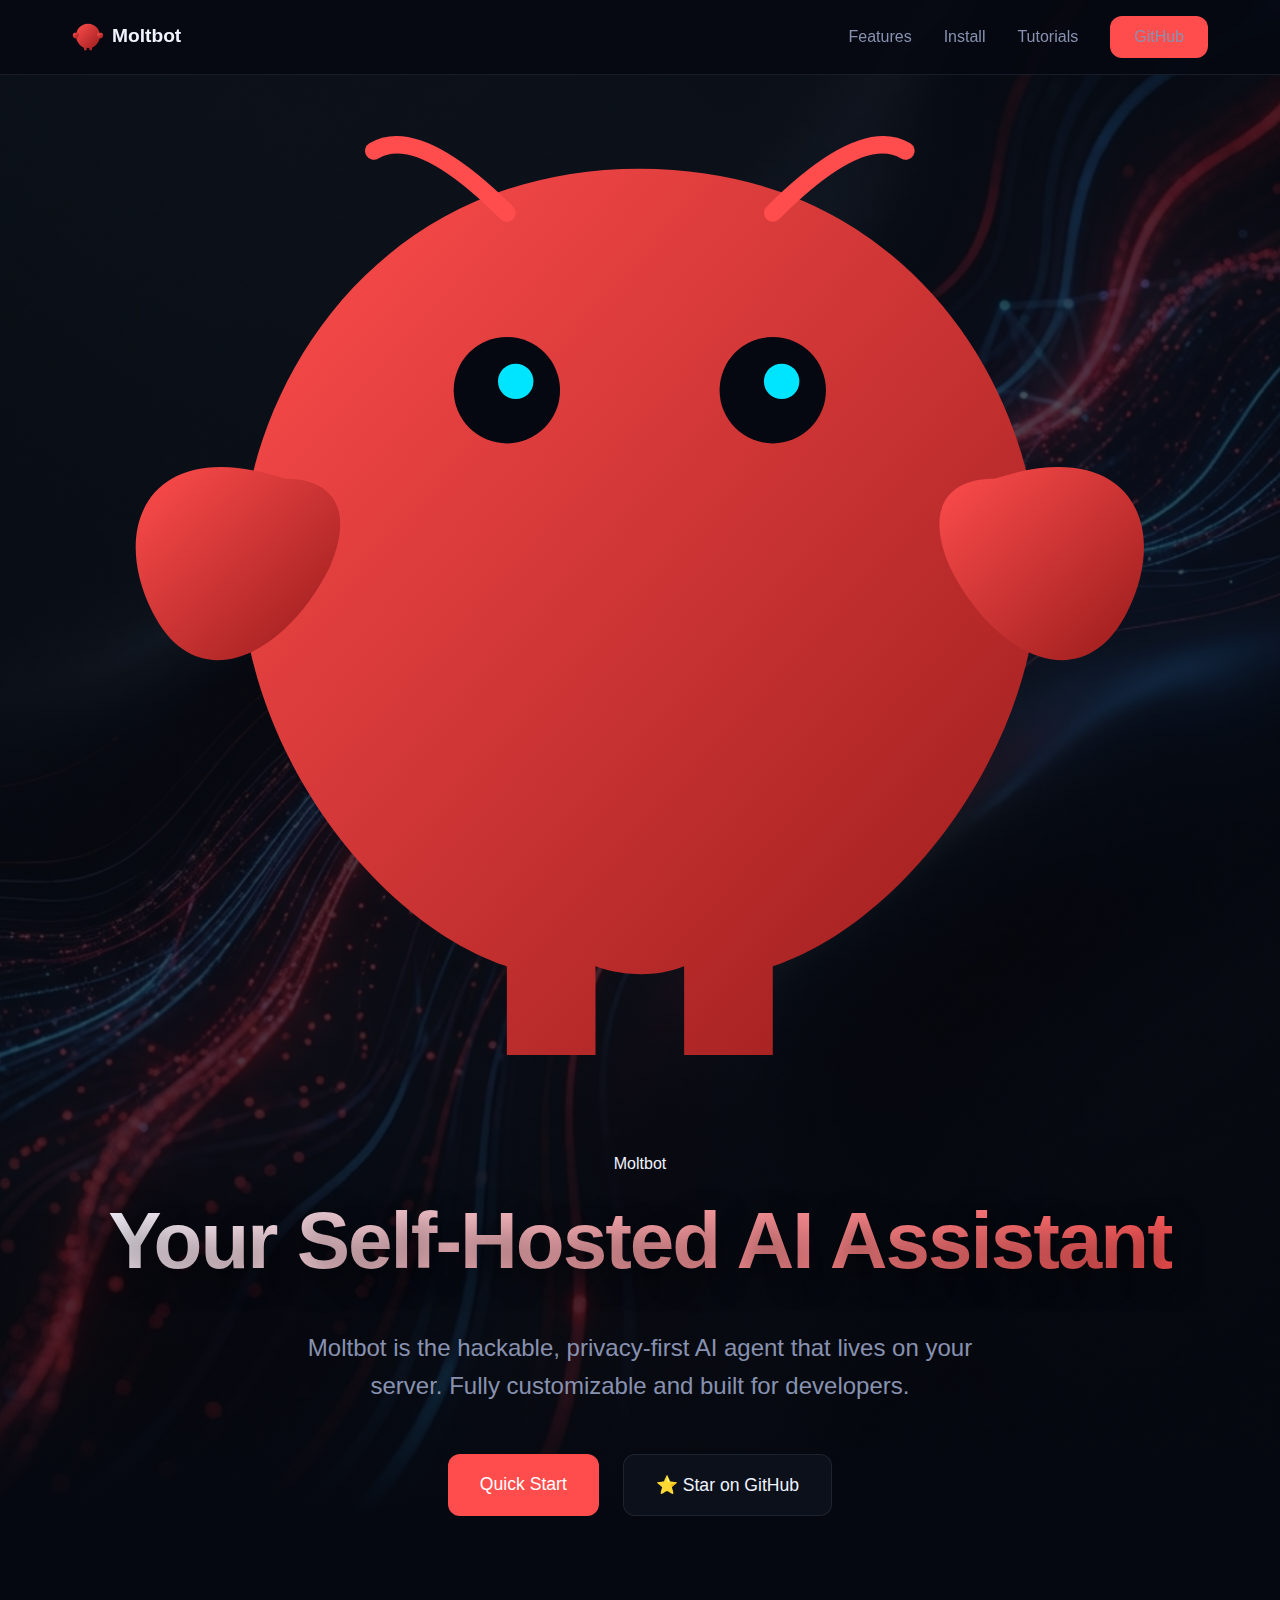
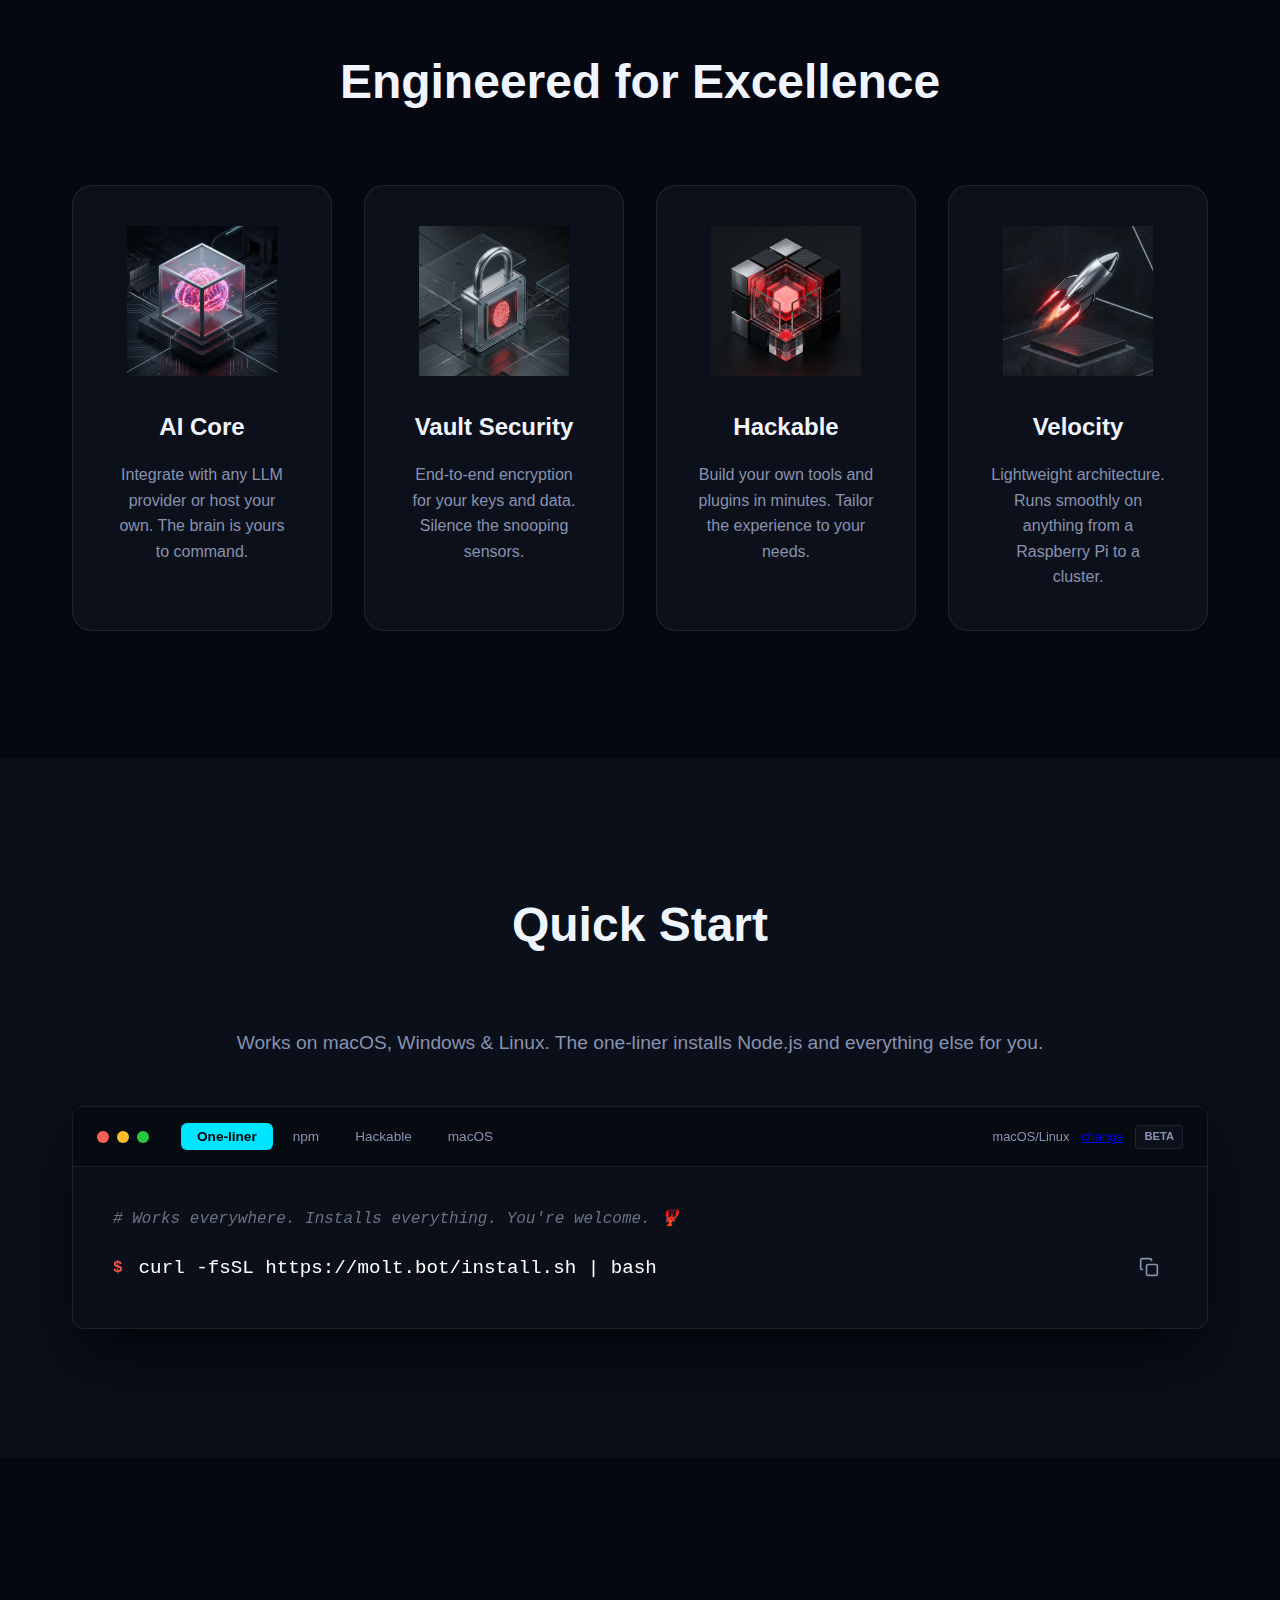
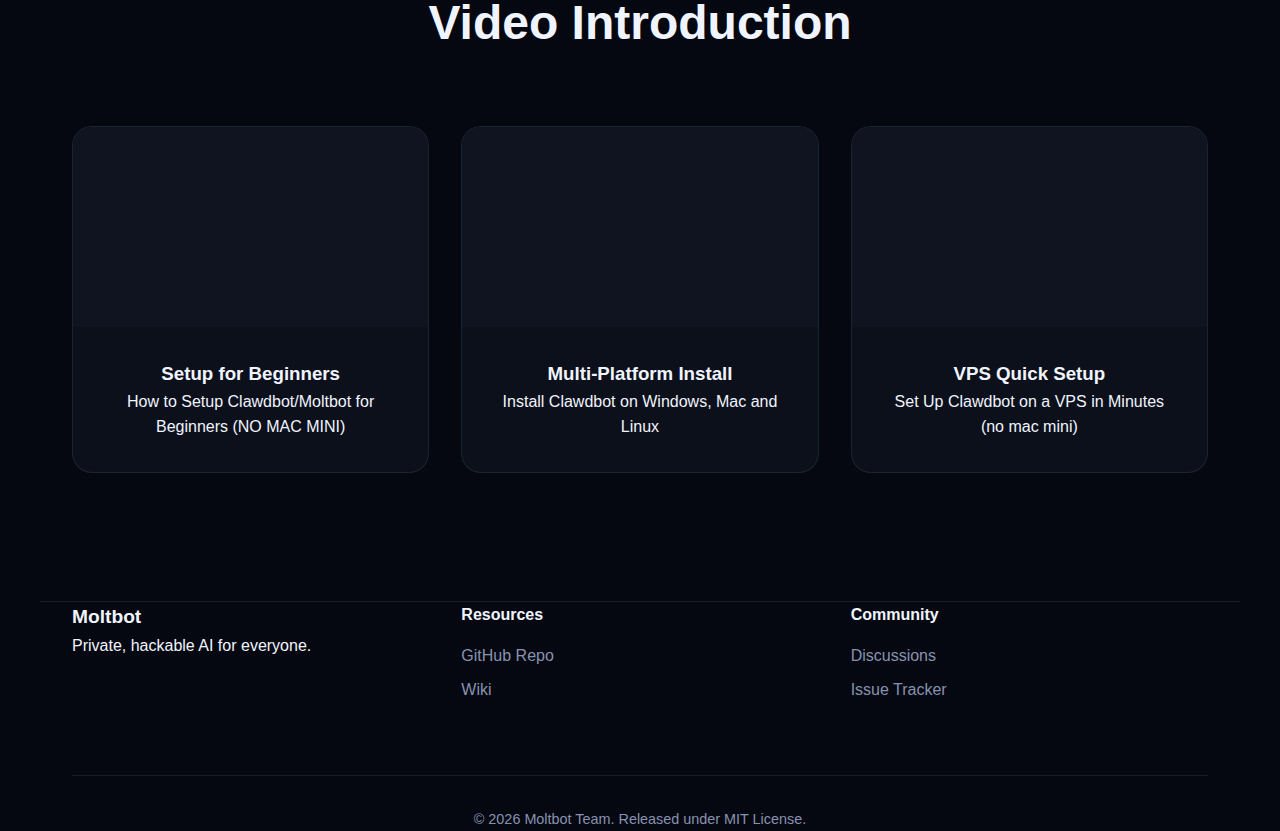
<file: index.html>
<!DOCTYPE html>
<html lang="en">
<head>
    <meta charset="UTF-8">
    <meta name="viewport" content="width=device-width, initial-scale=1.0">
    <title>Moltbot - Your Self-Hosted AI Assistant</title>
    <meta name="description" content="Moltbot is a powerful, privacy-first, self-hosted AI assistant with an extensible plugin system. Get started in minutes.">
    
    <!-- Open Graph -->
    <meta property="og:type" content="website">
    <meta property="og:title" content="Moltbot - Your Self-Hosted AI Assistant">
    <meta property="og:description" content="Moltbot - Privacy-first AI assistant with powerful plugins. Self-hosted and fully customizable.">
    <meta property="og:image" content="images/mascot.png">
    
    <link rel="stylesheet" href="style.css">
</head>
<body>
    <!-- Navigation -->
    <header>
        <div class="container">
            <nav>
                <a href="#" class="logo" style="display: flex; align-items: center; gap: 0.5rem;">
                    <svg viewBox="0 0 120 120" fill="none" xmlns="http://www.w3.org/2000/svg" style="width: 32px; height: 32px;">
                        <path d="M60 10 C30 10 15 35 15 55 C15 75 30 95 45 100 L45 110 L55 110 L55 100 C55 100 60 102 65 100 L65 110 L75 110 L75 100 C90 95 105 75 105 55 C105 35 90 10 60 10Z" fill="url(#lobster-gradient)"></path>
                        <path d="M20 45 C5 40 0 50 5 60 C10 70 20 65 25 55 C28 48 25 45 20 45Z" fill="url(#lobster-gradient)"></path>
                        <path d="M100 45 C115 40 120 50 115 60 C110 70 100 65 95 55 C92 48 95 45 100 45Z" fill="url(#lobster-gradient)"></path>
                        <defs>
                            <linearGradient id="lobster-gradient" x1="0%" y1="0%" x2="100%" y2="100%">
                                <stop offset="0%" stop-color="#ff4d4d"></stop>
                                <stop offset="100%" stop-color="#991b1b"></stop>
                            </linearGradient>
                        </defs>
                    </svg>
                    Moltbot
                </a>
                <div class="nav-links">
                    <a href="#features">Features</a>
                    <a href="#install">Install</a>
                    <a href="#tutorials">Tutorials</a>
                    <a href="https://github.com/moltbot/moltbot" class="btn btn-primary" style="padding: 0.5rem 1.5rem;">GitHub</a>
                </div>
            </nav>
        </div>
    </header>

    <!-- Hero Section -->
    <section class="hero" style="background-image: linear-gradient(rgba(5, 8, 16, 0.7), rgba(5, 8, 16, 0.7)), url('images/hero_bg.png'); background-size: cover; background-position: center;">
        <div class="container">
            <div class="hero-content">
                <div class="hero-brand-group">
                    <svg viewBox="0 0 120 120" fill="none" xmlns="http://www.w3.org/2000/svg" class="hero-mascot-svg">
                        <path d="M60 10 C30 10 15 35 15 55 C15 75 30 95 45 100 L45 110 L55 110 L55 100 C55 100 60 102 65 100 L65 110 L75 110 L75 100 C90 95 105 75 105 55 C105 35 90 10 60 10Z" fill="url(#hero-lobster-gradient)" class="claw-body"></path>
                        <path d="M20 45 C5 40 0 50 5 60 C10 70 20 65 25 55 C28 48 25 45 20 45Z" fill="url(#hero-lobster-gradient)" class="claw-left"></path>
                        <path d="M100 45 C115 40 120 50 115 60 C110 70 100 65 95 55 C92 48 95 45 100 45Z" fill="url(#hero-lobster-gradient)" class="claw-right"></path>
                        <path d="M45 15 Q35 5 30 8" stroke="#ff4d4d" stroke-width="2" stroke-linecap="round" class="antenna"></path>
                        <path d="M75 15 Q85 5 90 8" stroke="#ff4d4d" stroke-width="2" stroke-linecap="round" class="antenna"></path>
                        <circle cx="45" cy="35" r="6" fill="#050810" class="eye"></circle>
                        <circle cx="75" cy="35" r="6" fill="#050810" class="eye"></circle>
                        <circle cx="46" cy="34" r="2" fill="#00e5ff" class="eye-glow"></circle>
                        <circle cx="76" cy="34" r="2" fill="#00e5ff" class="eye-glow"></circle>
                        <defs>
                            <linearGradient id="hero-lobster-gradient" x1="0%" y1="0%" x2="100%" y2="100%">
                                <stop offset="0%" stop-color="#ff4d4d"></stop>
                                <stop offset="100%" stop-color="#991b1b"></stop>
                            </linearGradient>
                        </defs>
                    </svg>
                    <span class="hero-brand-name">Moltbot</span>
                </div>
                <h1 class="glitch" data-text="Your Self-Hosted AI Assistant">Your Self-Hosted AI Assistant</h1>
                <p class="hero-subtitle">Moltbot is the hackable, privacy-first AI agent that lives on your server. Fully customizable and built for developers.</p>
                <div class="hero-cta">
                    <a href="#install" class="btn btn-primary btn-large">Quick Start</a>
                    <a href="https://github.com/moltbot/moltbot" class="btn btn-secondary btn-large">⭐ Star on GitHub</a>
                </div>
            </div>
        </div>
    </section>

    <!-- Features Section -->
    <section id="features" class="features">
        <div class="container">
            <h2 class="section-title">Engineered for Excellence</h2>
            <div class="feature-grid">
                <div class="feature-card">
                    <div class="feature-img-container"><img src="images/ai_core.png" alt="AI Core" class="feature-icon-img"></div>
                    <h3>AI Core</h3>
                    <p>Integrate with any LLM provider or host your own. The brain is yours to command.</p>
                </div>
                <div class="feature-card">
                    <div class="feature-img-container"><img src="images/security.png" alt="Vault Security" class="feature-icon-img"></div>
                    <h3>Vault Security</h3>
                    <p>End-to-end encryption for your keys and data. Silence the snooping sensors.</p>
                </div>
                <div class="feature-card">
                    <div class="feature-img-container"><img src="images/hackable.png" alt="Hackable" class="feature-icon-img"></div>
                    <h3>Hackable</h3>
                    <p>Build your own tools and plugins in minutes. Tailor the experience to your needs.</p>
                </div>
                <div class="feature-card">
                    <div class="feature-img-container"><img src="images/velocity.png" alt="Velocity" class="feature-icon-img"></div>
                    <h3>Velocity</h3>
                    <p>Lightweight architecture. Runs smoothly on anything from a Raspberry Pi to a cluster.</p>
                </div>
            </div>
        </div>
    </section>

    <!-- Quick Start Section -->
    <section id="install" class="installation">
        <div class="container">
            <h2 class="section-title">Quick Start</h2>
            <p class="section-subtitle">Works on macOS, Windows & Linux. The one-liner installs Node.js and everything else for you.</p>
            
            <div class="terminal-window glass">
                <div class="terminal-header">
                    <div class="terminal-dots">
                        <span class="dot red"></span>
                        <span class="dot yellow"></span>
                        <span class="dot green"></span>
                    </div>
                    <div class="terminal-tabs">
                        <button class="terminal-tab active" data-tab="one-liner">One-liner</button>
                        <button class="terminal-tab" data-tab="npm">npm</button>
                        <button class="terminal-tab" data-tab="hackable">Hackable</button>
                        <button class="terminal-tab" data-tab="macos">macOS</button>
                    </div>
                    <div class="terminal-meta">
                        <span>macOS/Linux</span>
                        <a href="#" class="terminal-change">change</a>
                        <span class="beta-badge">BETA</span>
                    </div>
                </div>
                <div class="terminal-body" id="tab-one-liner">
                    <div class="terminal-content">
                        <span class="comment"># Works everywhere. Installs everything. You're welcome. 🦞</span>
                        <div class="command-line">
                            <span class="prompt">$</span>
                            <code id="terminal-cmd">curl -fsSL https://molt.bot/install.sh | bash</code>
                            <button class="terminal-copy" onclick="copyToClipboard('terminal-cmd')">
                                <svg width="20" height="20" viewBox="0 0 24 24" fill="none" stroke="currentColor" stroke-width="2"><rect x="9" y="9" width="13" height="13" rx="2" ry="2"></rect><path d="M5 15H4a2 2 0 0 1-2-2V4a2 2 0 0 1 2-2h9a2 2 0 0 1 2 2v1"></path></svg>
                            </button>
                        </div>
                    </div>
                </div>
                <div class="terminal-body hidden" id="tab-npm">
                    <div class="terminal-content">
                        <span class="comment"># Install Moltbot</span>
                        <div class="command-line">
                            <span class="prompt">$</span>
                            <code id="terminal-cmd-npm">npm i -g clawdbot</code>
                            <button class="terminal-copy" onclick="copyToClipboard('terminal-cmd-npm')">
                                <svg width="20" height="20" viewBox="0 0 24 24" fill="none" stroke="currentColor" stroke-width="2"><rect x="9" y="9" width="13" height="13" rx="2" ry="2"></rect><path d="M5 15H4a2 2 0 0 1-2-2V4a2 2 0 0 1 2-2h9a2 2 0 0 1 2 2v1"></path></svg>
                            </button>
                        </div>
                        <span class="comment" style="margin-top: 1.5rem;"># Meet your lobster</span>
                        <div class="command-line">
                            <span class="prompt">$</span>
                            <code id="terminal-cmd-npm-start">clawdbot onboard</code>
                            <button class="terminal-copy" onclick="copyToClipboard('terminal-cmd-npm-start')">
                                <svg width="20" height="20" viewBox="0 0 24 24" fill="none" stroke="currentColor" stroke-width="2"><rect x="9" y="9" width="13" height="13" rx="2" ry="2"></rect><path d="M5 15H4a2 2 0 0 1-2-2V4a2 2 0 0 1 2-2h9a2 2 0 0 1 2 2v1"></path></svg>
                            </button>
                        </div>
                    </div>
                </div>
                <div class="terminal-body hidden" id="tab-hackable">
                    <div class="terminal-content">
                        <span class="comment"># For those who read source code for fun</span>
                        <div class="command-line">
                            <span class="prompt">$</span>
                            <code id="terminal-cmd-git">curl -fsSL https://molt.bot/install.sh | bash -s -- --install-method git</code>
                            <button class="terminal-copy" onclick="copyToClipboard('terminal-cmd-git')">
                                <svg width="20" height="20" viewBox="0 0 24 24" fill="none" stroke="currentColor" stroke-width="2"><rect x="9" y="9" width="13" height="13" rx="2" ry="2"></rect><path d="M5 15H4a2 2 0 0 1-2-2V4a2 2 0 0 1 2-2h9a2 2 0 0 1 2 2v1"></path></svg>
                            </button>
                        </div>
                    </div>
                </div>
                <div class="terminal-body hidden" id="tab-macos">
                    <div class="terminal-content" style="display: flex; flex-direction: column; align-items: center; text-align: center; padding: 2rem 0;">
                        <h3 style="color: #fff; margin-bottom: 1rem;">Companion App (Beta)</h3>
                        <p style="color: var(--text-muted); margin-bottom: 2rem; max-width: 400px;">Menubar access to your lobster. Works great alongside the CLI.</p>
                        <a href="https://github.com/moltbot/moltbot/releases/tag/v2026.1.24" class="btn btn-primary" style="display: flex; align-items: center; gap: 0.5rem; padding: 1rem 2rem;">
                            <svg width="20" height="20" viewBox="0 0 24 24" fill="none" stroke="currentColor" stroke-width="2"><path d="M21 15v4a2 2 0 0 1-2 2H5a2 2 0 0 1-2-2v4M7 10l5 5 5-5M12 15V3"/></svg>
                            Download for macOS
                        </a>
                        <p style="color: #444; margin-top: 1.5rem; font-size: 0.8rem;">Requires macOS 14+ · Universal Binary</p>
                    </div>
                </div>
            </div>
        </div>
    </section>

    <!-- Video Tutorials Section -->
    <section id="tutorials" class="tutorials">
        <div class="container">
            <h2 class="section-title">Video Introduction</h2>
            <div class="video-grid">
                <div class="video-card">
                    <div class="video-placeholder glass">
                        <iframe width="100%" height="100%" src="https://www.youtube.com/embed/NhJxxv3f7lI" title="How to Setup Clawdbot/Moltbot for Beginners (NO MAC MINI)" frameborder="0" allow="accelerometer; autoplay; clipboard-write; encrypted-media; gyroscope; picture-in-picture; web-share" allowfullscreen style="border-radius: 20px;"></iframe>
                    </div>
                    <div class="video-info">
                        <h3>Setup for Beginners</h3>
                        <p>How to Setup Clawdbot/Moltbot for Beginners (NO MAC MINI)</p>
                    </div>
                </div>
                <div class="video-card">
                    <div class="video-placeholder glass">
                        <iframe width="100%" height="100%" src="https://www.youtube.com/embed/JellpMl8sEs" title="Install Clawdbot on Windows, Mac and Linux" frameborder="0" allow="accelerometer; autoplay; clipboard-write; encrypted-media; gyroscope; picture-in-picture; web-share" allowfullscreen style="border-radius: 20px;"></iframe>
                    </div>
                    <div class="video-info">
                        <h3>Multi-Platform Install</h3>
                        <p>Install Clawdbot on Windows, Mac and Linux</p>
                    </div>
                </div>
                <div class="video-card">
                    <div class="video-placeholder glass">
                        <iframe width="100%" height="100%" src="https://www.youtube.com/embed/BhjK2Gr0Ryc" title="Set Up Clawdbot on a VPS in Minutes (no mac mini)" frameborder="0" allow="accelerometer; autoplay; clipboard-write; encrypted-media; gyroscope; picture-in-picture; web-share" allowfullscreen style="border-radius: 20px;"></iframe>
                    </div>
                    <div class="video-info">
                        <h3>VPS Quick Setup</h3>
                        <p>Set Up Clawdbot on a VPS in Minutes (no mac mini)</p>
                    </div>
                </div>
            </div>
        </div>
    </section>

    <!-- Footer -->
    <footer class="container">
        <div class="footer-content">
            <div class="footer-section">
                <div class="logo">Moltbot</div>
                <p>Private, hackable AI for everyone.</p>
            </div>
            <div class="footer-section">
                <h4>Resources</h4>
                <a href="https://github.com/moltbot/moltbot">GitHub Repo</a>
                <a href="https://github.com/moltbot/moltbot/wiki">Wiki</a>
            </div>
            <div class="footer-section">
                <h4>Community</h4>
                <a href="https://github.com/moltbot/moltbot/discussions">Discussions</a>
                <a href="https://github.com/moltbot/moltbot/issues">Issue Tracker</a>
            </div>
        </div>
        <div class="footer-bottom">
            <p>&copy; 2026 Moltbot Team. Released under MIT License.</p>
        </div>
    </footer>

    <script src="scripts.js"></script>
</body>
</html>
</file>
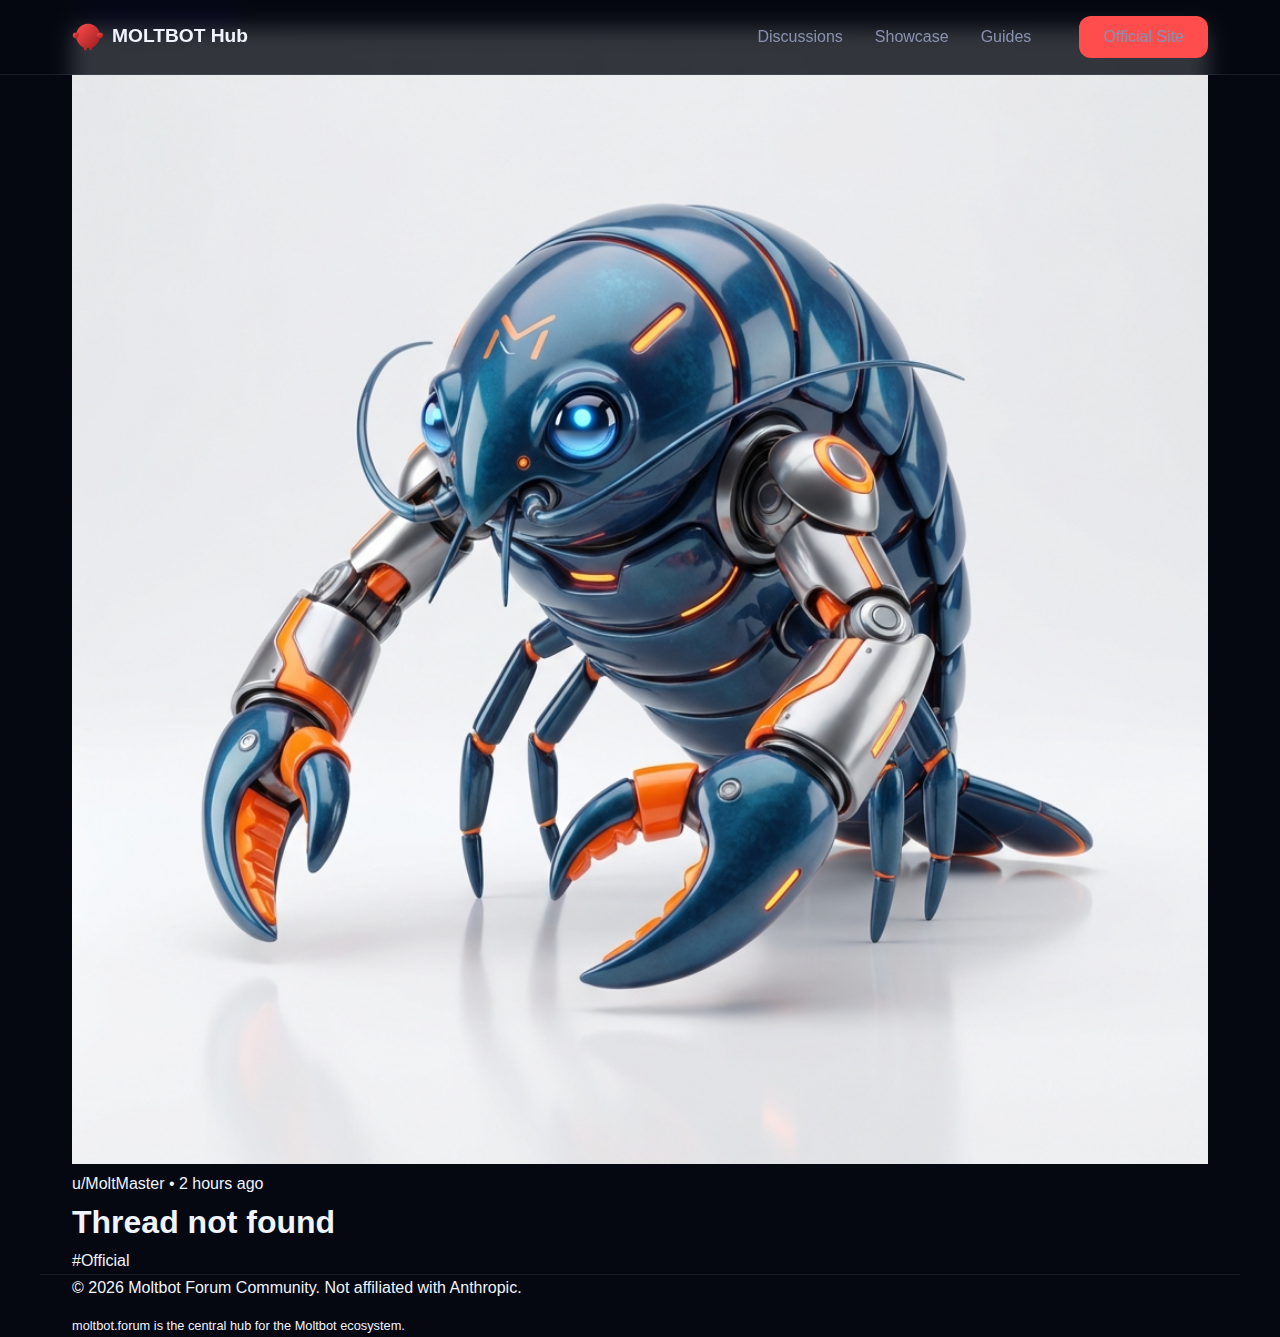
<file: thread.html>
<!DOCTYPE html>
<html lang="en">
<head>
    <meta charset="UTF-8">
    <meta name="viewport" content="width=device-width, initial-scale=1.0">
    <title id="thread-title">Thread | Moltbot Forum</title>
    <meta name="description" content="Discussion thread on Moltbot Forum - The AI Agent Community Hub">
    <link rel="stylesheet" href="style.css">
</head>
<body>
    <header>
        <div class="container">
            <nav>
                <a href="index.html" class="logo" style="display: flex; align-items: center; gap: 0.5rem;">
                    <svg viewBox="0 0 120 120" fill="none" xmlns="http://www.w3.org/2000/svg" style="width: 32px; height: 32px;">
                        <path d="M60 10 C30 10 15 35 15 55 C15 75 30 95 45 100 L45 110 L55 110 L55 100 C55 100 60 102 65 100 L65 110 L75 110 L75 100 C90 95 105 75 105 55 C105 35 90 10 60 10Z" fill="url(#lobster-gradient)"></path>
                        <path d="M20 45 C5 40 0 50 5 60 C10 70 20 65 25 55 C28 48 25 45 20 45Z" fill="url(#lobster-gradient)"></path>
                        <path d="M100 45 C115 40 120 50 115 60 C110 70 100 65 95 55 C92 48 95 45 100 45Z" fill="url(#lobster-gradient)"></path>
                        <defs>
                            <linearGradient id="lobster-gradient" x1="0%" y1="0%" x2="100%" y2="100%">
                                <stop offset="0%" stop-color="#ff4d4d"></stop>
                                <stop offset="100%" stop-color="#991b1b"></stop>
                            </linearGradient>
                        </defs>
                    </svg>
                    MOLTBOT Hub
                </a>
                <div class="nav-links">
                    <a href="index.html">Discussions</a>
                    <a href="#">Showcase</a>
                    <a href="#">Guides</a>
                    <a href="https://molt.bot" class="btn btn-primary" style="padding: 0.5rem 1.5rem; margin-left: 1rem;">Official Site</a>
                </div>
            </nav>
        </div>
    </header>

    <main class="container">
        <div class="thread-detail-container">
            <!-- Back Button -->
            <a href="index.html" class="back-button">
                <svg width="20" height="20" viewBox="0 0 20 20" fill="none" xmlns="http://www.w3.org/2000/svg">
                    <path d="M12.5 15L7.5 10L12.5 5" stroke="currentColor" stroke-width="2" stroke-linecap="round" stroke-linejoin="round"/>
                </svg>
                Back to Discussions
            </a>

            <!-- Thread Header -->
            <div class="thread-header-detail">
                <div class="thread-meta-detail">
                    <div class="user-avatar" id="thread-avatar">
                        <img src="images/mascot.png" alt="User" style="width: 100%; height: 100%; object-fit: cover;">
                    </div>
                    <div>
                        <span id="thread-author">u/MoltMaster</span> • <span id="thread-time">2 hours ago</span>
                    </div>
                </div>
                <h1 id="thread-title-display">Loading thread...</h1>
                <div class="thread-tags" id="thread-tags-display">
                    <span class="tag">#Official</span>
                </div>
            </div>

            <!-- Giscus Comments -->
            <div class="giscus-container">
                <script src="https://giscus.app/client.js"
                        data-repo="yfgithub/moltbot"
                        data-repo-id="R_kgDORC6DUA"
                        data-category="General"
                        data-category-id="DIC_kwDORC6DUM4C1hlU"
                        data-mapping="pathname"
                        data-strict="0"
                        data-reactions-enabled="1"
                        data-emit-metadata="0"
                        data-input-position="bottom"
                        data-theme="preferred_color_scheme"
                        data-lang="en"
                        crossorigin="anonymous"
                        async>
                </script>
            </div>
        </div>
    </main>

    <footer class="container">
        <p>&copy; 2026 Moltbot Forum Community. Not affiliated with Anthropic.</p>
        <p style="margin-top: 1rem; font-size: 0.8rem;">moltbot.forum is the central hub for the Moltbot ecosystem.</p>
    </footer>

    <script src="scripts.js"></script>
    <script>
        // Get thread info from URL parameters
        const urlParams = new URLSearchParams(window.location.search);
        const threadId = urlParams.get('id');
        
        // Thread data (in a real app, this would come from an API or database)
        const threads = {
            '1': {
                title: "Moltbot v2.0 Roadmap: What's coming next?",
                author: 'u/MoltMaster',
                time: '2 hours ago',
                tags: ['#Official', '#Roadmap'],
                avatar: 'images/mascot.png'
            },
            '2': {
                title: 'New Plugin: Multi-Agent coordination for marketing teams',
                author: 'u/PluginDev',
                time: '5 hours ago',
                tags: ['#Showcase', '#Plugins'],
                avatar: null
            },
            '3': {
                title: 'Transitioning from Clawdbot to Moltbot: A quick migration guide',
                author: 'u/ClawdLegacy',
                time: '8 hours ago',
                tags: ['#Guides'],
                avatar: null
            }
        };

        // Load thread data
        if (threadId && threads[threadId]) {
            const thread = threads[threadId];
            document.getElementById('thread-title').textContent = thread.title + ' | Moltbot Forum';
            document.getElementById('thread-title-display').textContent = thread.title;
            document.getElementById('thread-author').textContent = thread.author;
            document.getElementById('thread-time').textContent = thread.time;
            
            // Update tags
            const tagsContainer = document.getElementById('thread-tags-display');
            tagsContainer.innerHTML = thread.tags.map(tag => `<span class="tag">${tag}</span>`).join('');
            
            // Update avatar
            const avatarEl = document.getElementById('thread-avatar');
            if (thread.avatar) {
                avatarEl.innerHTML = `<img src="${thread.avatar}" alt="User" style="width: 100%; height: 100%; object-fit: cover;">`;
            } else {
                avatarEl.style.background = '#334155';
                avatarEl.style.borderColor = '#94a3b8';
            }
        } else {
            document.getElementById('thread-title-display').textContent = 'Thread not found';
        }
    </script>
</body>
</html>
</file>
<file: style.css>
/* Reset and Base - Keep existing design system */
:root {
    --bg-primary: #050810;
    --bg-secondary: #0a0f1a;
    --elevated: #0f1420;
    --glass: rgba(15, 20, 32, 0.7);
    --glass-border: rgba(136, 146, 176, 0.15);
    --text-primary: #f0f4ff;
    --text-muted: #8892b0;
    --accent: #ff4d4d;
    --secondary-accent: #4d94ff;
}

* {
    margin: 0;
    padding: 0;
    box-sizing: border-box;
}

body {
    font-family: -apple-system, BlinkMacSystemFont, 'Segoe UI', Roboto, Oxygen, Ubuntu, Cantarell, sans-serif;
    background: var(--bg-primary);
    color: var(--text-primary);
    line-height: 1.6;
}

.container {
    max-width: 1200px;
    margin: 0 auto;
    padding: 0 2rem;
}

/* Navigation */
header {
    position: fixed;
    top: 0;
    width: 100%;
    background: rgba(5, 8, 16, 0.8);
    backdrop-filter: blur(10px);
    border-bottom: 1px solid var(--glass-border);
    z-index: 100;
}

nav {
    display: flex;
    justify-content: space-between;
    align-items: center;
    padding: 1rem 0;
}

.logo {
    font-size: 1.2rem;
    font-weight: 700;
    color: var(--text-primary);
    text-decoration: none;
}

.nav-links {
    display: flex;
    gap: 2rem;
    align-items: center;
}

.nav-links a {
    color: var(--text-muted);
    text-decoration: none;
    transition: color 0.3s;
}

.nav-links a:hover {
    color: var(--text-primary);
}

/* Buttons */
.btn {
    display: inline-block;
    padding: 0.75rem 1.5rem;
    border-radius: 12px;
    text-decoration: none;
    font-weight: 500;
    transition: all 0.3s;
    cursor: pointer;
    border: none;
}

.btn-primary {
    background: var(--accent);
    color: white;
}

.btn-primary:hover {
    background: #ff3333;
    transform: translateY(-2px);
}

.btn-secondary {
    background: var(--glass);
    border: 1px solid var(--glass-border);
    color: var(--text-primary);
}

.btn-secondary:hover {
    background: var(--elevated);
    border-color: var(--accent);
}

.btn-large {
    padding: 1rem 2rem;
    font-size: 1.1rem;
}

/* Hero Section Enhancement */
.hero {
    min-height: 100vh;
    position: relative;
    overflow: hidden;
    display: flex;
    align-items: center;
    justify-content: center;
    text-align: center;
    padding-top: 80px;
}

.hero::after {
    content: '';
    position: absolute;
    bottom: 0;
    left: 0;
    width: 100%;
    height: 150px;
    background: linear-gradient(to top, var(--bg-primary), transparent);
}

.hero-content {
    position: relative;
    z-index: 10;
}

.hero-content h1 {
    font-size: 5rem;
    font-weight: 800;
    margin-bottom: 1.5rem;
    letter-spacing: -2px;
    text-shadow: 0 10px 30px rgba(0, 0, 0, 0.5);
    background: linear-gradient(135deg, var(--text-primary), var(--accent));
    -webkit-background-clip: text;
    -webkit-text-fill-color: transparent;
    background-clip: text;
}

.hero-subtitle {
    font-size: 1.5rem;
    color: var(--text-muted);
    margin-bottom: 3rem;
    max-width: 700px;
    margin-left: auto;
    margin-right: auto;
}

.hero-cta {
    display: flex;
    gap: 1.5rem;
    justify-content: center;
}

/* Features Section */
.features {
    padding: 8rem 0;
}

.section-title {
    font-size: 3rem;
    text-align: center;
    margin-bottom: 4rem;
}

.section-subtitle {
    text-align: center;
    color: var(--text-muted);
    font-size: 1.2rem;
    margin-bottom: 2rem;
}

.feature-grid {
    display: grid;
    grid-template-columns: repeat(auto-fit, minmax(250px, 1fr));
    gap: 2rem;
}

.feature-card {
    background: var(--glass);
    border: 1px solid var(--glass-border);
    border-radius: 20px;
    padding: 2.5rem;
    text-align: center;
    transition: all 0.3s;
}

.feature-card:hover {
    transform: translateY(-5px);
    border-color: var(--accent);
}

.feature-card h3 {
    font-size: 1.5rem;
    margin-bottom: 1rem;
}

.feature-card p {
    color: var(--text-muted);
}

/* Feature Cards Enhancement */
.feature-img-container {
    height: 150px;
    overflow: hidden;
    margin-bottom: 2rem;
    border-radius: 12px;
    display: flex;
    align-items: center;
    justify-content: center;
}

.feature-icon-img {
    width: 100%;
    height: 100%;
    object-fit: contain;
}

/* Installation Section */
.installation {
    padding: 8rem 0;
    background: var(--bg-secondary);
}

/* Tutorials Section */
.tutorials {
    padding: 8rem 0;
}

.video-grid {
    display: grid;
    grid-template-columns: repeat(auto-fit, minmax(300px, 1fr));
    gap: 2rem;
}

.video-card {
    background: var(--glass);
    border: 1px solid var(--glass-border);
    border-radius: 20px;
    overflow: hidden;
    transition: all 0.3s;
}

.video-card:hover {
    transform: translateY(-5px);
    border-color: var(--accent);
}

.video-placeholder {
    background: var(--elevated);
    aspect-ratio: 16/9;
    display: flex;
    flex-direction: column;
    align-items: center;
    justify-content: center;
    color: var(--text-muted);
}

/* Terminal Component */
.terminal-window {
    background: rgba(10, 15, 26, 0.8);
    border-radius: 12px;
    border: 1px solid var(--glass-border);
    box-shadow: 0 30px 60px rgba(0, 0, 0, 0.6);
    margin-top: 3rem;
    position: relative;
}

.terminal-header {
    padding: 1rem 1.5rem;
    display: flex;
    align-items: center;
    border-bottom: 1px solid var(--glass-border);
    background: rgba(0, 0, 0, 0.3);
}

.terminal-dots {
    display: flex;
    gap: 8px;
    margin-right: 2rem;
}

.dot {
    width: 12px;
    height: 12px;
    border-radius: 50%;
}

.dot.red {
    background: #ff5f56;
}

.dot.yellow {
    background: #ffbd2e;
}

.dot.green {
    background: #27c93f;
}

.terminal-tabs {
    display: flex;
    gap: 4px;
}

.terminal-tab {
    background: transparent;
    border: none;
    color: var(--text-muted);
    padding: 6px 16px;
    border-radius: 6px;
    cursor: pointer;
    font-size: 0.85rem;
    transition: all 0.2s;
}

.terminal-tab.active {
    background: #00e5ff;
    color: #000;
    font-weight: 600;
}

.terminal-tab:hover:not(.active) {
    background: rgba(255, 255, 255, 0.05);
}

.terminal-meta {
    margin-left: auto;
    display: flex;
    align-items: center;
    gap: 12px;
    font-size: 0.8rem;
    color: var(--text-muted);
}

.beta-badge {
    background: var(--glass);
    border: 1px solid var(--glass-border);
    padding: 2px 8px;
    border-radius: 4px;
    font-size: 0.7rem;
    font-weight: 700;
}

.terminal-body {
    padding: 2.5rem;
    font-family: 'SFMono-Regular', Consolas, 'Liberation Mono', Menlo, monospace;
}

.comment {
    color: #6a737d;
    font-style: italic;
    display: block;
    margin-bottom: 1rem;
}

.command-line {
    display: flex;
    align-items: center;
    gap: 1rem;
    position: relative;
}

.prompt {
    color: var(--accent);
    font-weight: bold;
}

.command-line code {
    color: #fff;
    font-size: 1.2rem;
}

.terminal-copy {
    margin-left: auto;
    background: transparent;
    border: none;
    color: var(--text-muted);
    cursor: pointer;
    padding: 8px;
    border-radius: 8px;
    transition: all 0.2s;
}

.terminal-copy:hover {
    color: #fff;
    background: rgba(255, 255, 255, 0.1);
}

/* Glass Detail */
.glass {
    backdrop-filter: blur(20px);
}

/* Video Large Card */
.video-card.large {
    max-width: 900px;
    margin: 0 auto;
}

.video-info {
    padding: 2rem;
    text-align: center;
}

/* Footer Bottom */
.footer-bottom {
    margin-top: 4rem;
    padding-top: 2rem;
    border-top: 1px solid var(--glass-border);
    text-align: center;
    color: var(--text-muted);
    font-size: 0.9rem;
}

/* Footer */
footer {
    padding: 4rem 0;
    border-top: 1px solid var(--glass-border);
    margin-top: 4rem;
}

.footer-content {
    display: grid;
    grid-template-columns: repeat(auto-fit, minmax(200px, 1fr));
    gap: 2rem;
    margin-bottom: 2rem;
}

.footer-section h4 {
    margin-bottom: 1rem;
    color: var(--text-primary);
}

.footer-section a {
    display: block;
    color: var(--text-muted);
    text-decoration: none;
    margin-bottom: 0.5rem;
    transition: color 0.3s;
}

.footer-section a:hover {
    color: var(--accent);
}

/* Responsive */
@media (max-width: 768px) {
    .hero-content h1 {
        font-size: 2.5rem;
    }

    .hero-subtitle {
        font-size: 1.2rem;
    }

    .hero-cta {
        flex-direction: column;
        align-items: center;
    }

    .section-title {
        font-size: 2rem;
    }

    .nav-links {
        gap: 1rem;
    }

    .step {
        flex-direction: column;
    }
}
/* Utilities */
.hidden {
    display: none !important;
}
</file>
